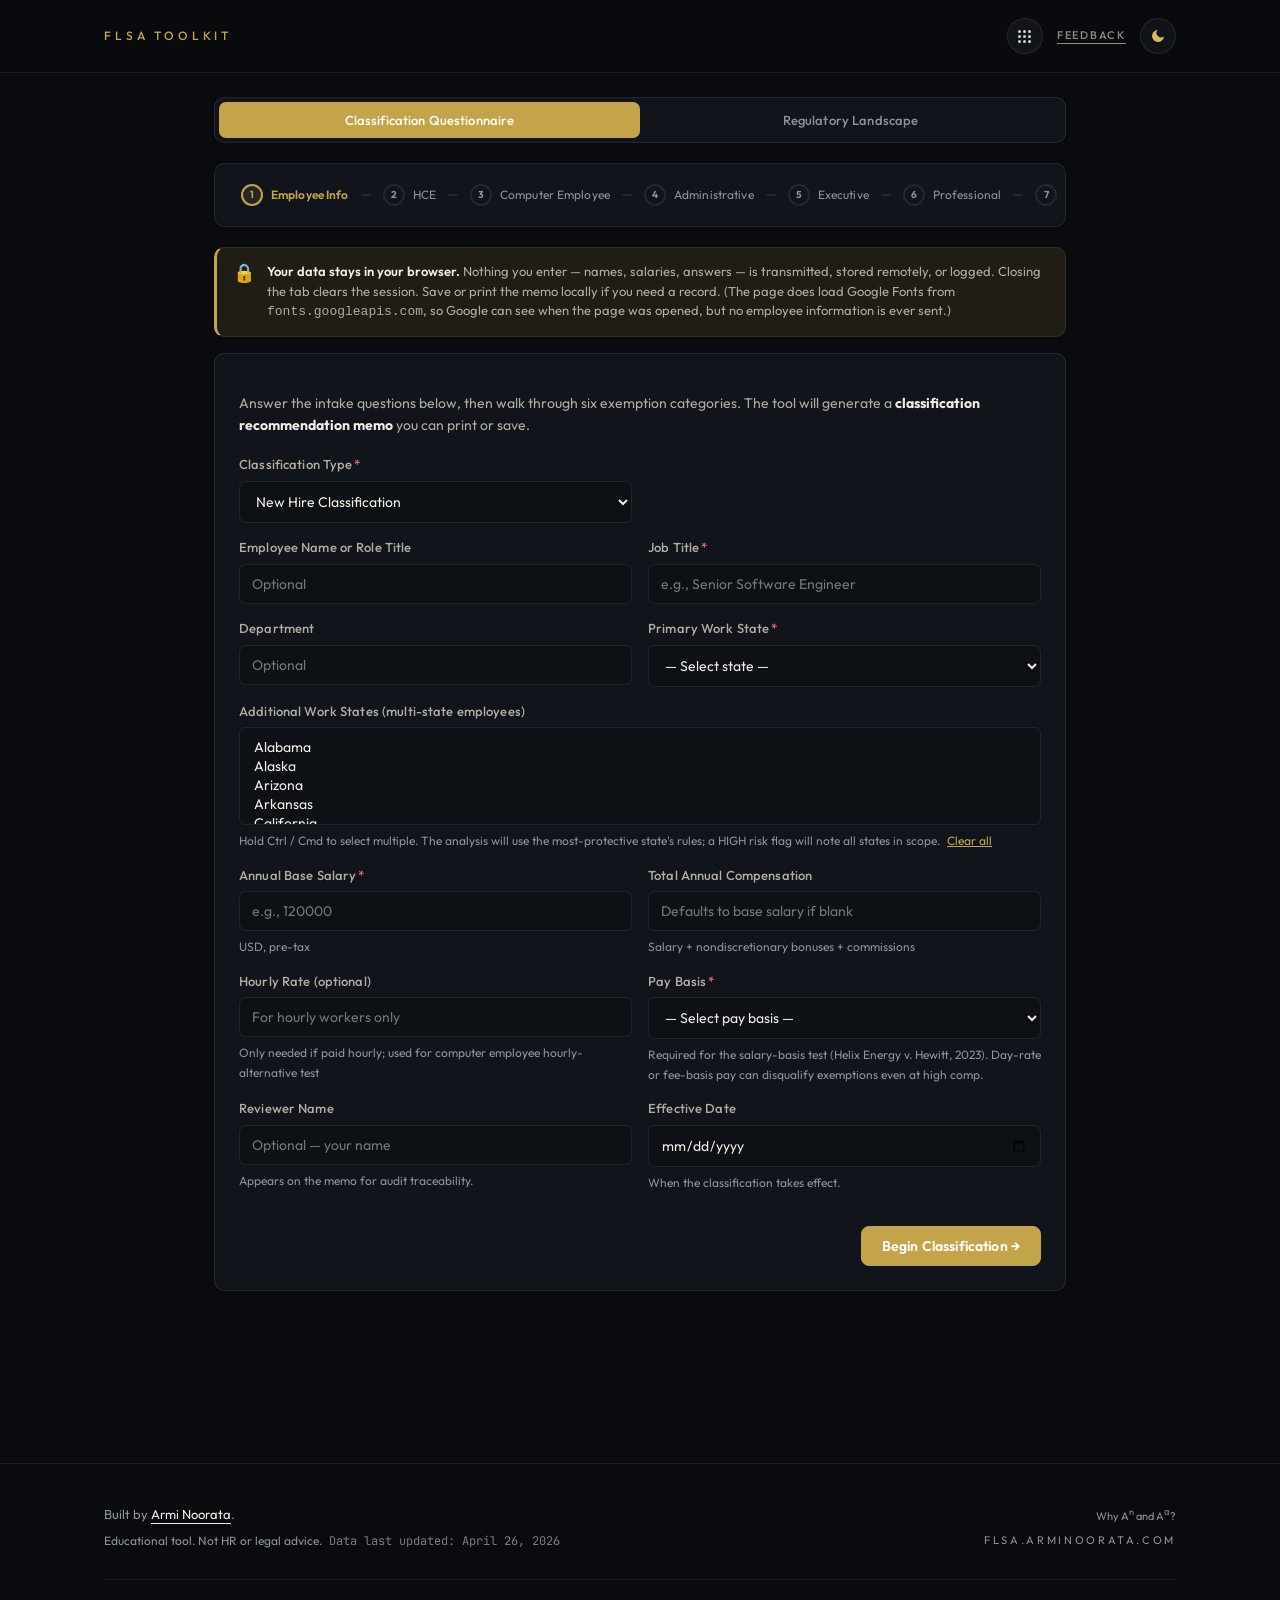
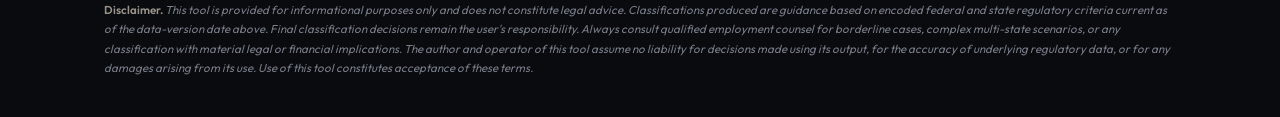
<file: app/index.html>
<!DOCTYPE html>
<html lang="en" data-theme="dark">
<head>
  <meta charset="UTF-8" />
  <meta name="viewport" content="width=device-width, initial-scale=1.0" />
  <title>FLSA Exemption Classification Tool</title>
  <meta name="description" content="Federal and state FLSA exemption classification for US employees. Internal HR tool." />
  <link rel="icon" href="icon.svg" type="image/svg+xml" />
  <link rel="preconnect" href="https://fonts.googleapis.com" />
  <link rel="preconnect" href="https://fonts.gstatic.com" crossorigin />
  <link href="https://fonts.googleapis.com/css2?family=Outfit:wght@400;500;600;700&family=JetBrains+Mono:wght@400;500&display=swap" rel="stylesheet" />
  <link rel="stylesheet" href="css/base.css" />
  <link rel="stylesheet" href="css/components.css" />
  <link rel="stylesheet" href="css/memo.css" />
  <script>
    /* Theme bootstrap: matches arminoorata.com pattern. Default dark. */
    (function(){try{var s=localStorage.getItem('flsa-theme');var t=s||'dark';document.documentElement.setAttribute('data-theme',t);}catch(e){}})();
  </script>
</head>
<body>
  <header class="app-header no-print">
    <div class="app-header-inner">
      <a href="/" class="app-title">FLSA Toolkit</a>
      <div class="header-right">
        <div id="nav-menu" class="menu-cluster">
          <nav class="menu-links" aria-label="Primary">
            <a href="https://arminoorata.com">Home</a>
            <a href="https://arminoorata.com/about">About</a>
            <a href="https://arminoorata.com/frameworks">Frameworks</a>
            <a href="https://arminoorata.com/tools">Tools</a>
            <a href="https://www.arminoorata.com/tools/feedback?tool=flsa-classification-tool">Feedback</a>
            <a href="https://arminoorata.com/connect">Connect</a>
          </nav>
          <button id="nav-menu-toggle" type="button" class="dot-button" aria-label="Open navigation" aria-expanded="false">
            <span class="dot-grid" aria-hidden="true">
              <span></span><span></span><span></span>
              <span></span><span></span><span></span>
              <span></span><span></span><span></span>
            </span>
          </button>
        </div>
        <a class="header-feedback-link" href="https://www.arminoorata.com/tools/feedback?tool=flsa-classification-tool">
          Feedback
        </a>
        <button id="theme-toggle" class="theme-toggle" aria-label="Toggle theme">
          <svg class="theme-icon-sun" viewBox="0 0 24 24" width="16" height="16" fill="none" stroke="currentColor" stroke-width="2" stroke-linecap="round" stroke-linejoin="round" aria-hidden="true">
            <circle cx="12" cy="12" r="4"/><path d="M12 2v2M12 20v2M4.93 4.93l1.41 1.41M17.66 17.66l1.41 1.41M2 12h2M20 12h2M4.93 19.07l1.41-1.41M17.66 6.34l1.41-1.41"/>
          </svg>
          <svg class="theme-icon-moon" viewBox="0 0 24 24" width="16" height="16" fill="currentColor" aria-hidden="true">
            <path d="M21 12.79A9 9 0 1 1 11.21 3 7 7 0 0 0 21 12.79z"/>
          </svg>
        </button>
      </div>
    </div>
  </header>

  <main class="app-main">
    <nav class="tab-bar no-print" role="tablist">
      <button class="tab active" data-tab="classify" role="tab" aria-selected="true">Classification Questionnaire</button>
      <button class="tab" data-tab="regulatory" role="tab" aria-selected="false">Regulatory Landscape</button>
    </nav>

    <section id="tab-classify" class="tab-panel">
      <div class="progress-bar no-print" id="progress-bar"></div>
      <div id="content"></div>
    </section>

    <section id="tab-regulatory" class="tab-panel hidden">
      <div id="regulatory-content"></div>
    </section>
  </main>

  <footer class="app-footer no-print">
    <div class="app-footer-inner">
      <div class="footer-bar">
        <div class="footer-meta">
          <p>Built by <a href="https://arminoorata.com" target="_blank" rel="noopener">Armi Noorata</a>.</p>
          <p class="footer-version">Educational tool. Not HR or legal advice. <span class="mono" id="version-label"></span></p>
        </div>
        <div class="footer-end">
          <a class="footer-mark-link" href="https://arminoorata.com/mark" aria-label="Why A to the n and A to the alpha?">
            Why A<sup>n</sup> and A<sup>α</sup>?
          </a>
          <p class="footer-domain">flsa.arminoorata.com</p>
        </div>
      </div>
      <p class="footer-disclaimer">
        <strong>Disclaimer.</strong> This tool is provided for informational purposes only and does not constitute legal advice. Classifications produced are guidance based on encoded federal and state regulatory criteria current as of the data-version date above. Final classification decisions remain the user's responsibility. Always consult qualified employment counsel for borderline cases, complex multi-state scenarios, or any classification with material legal or financial implications. The author and operator of this tool assume no liability for decisions made using its output, for the accuracy of underlying regulatory data, or for any damages arising from its use. Use of this tool constitutes acceptance of these terms.
      </p>
    </div>
  </footer>

  <!-- Data layer (order matters: no modules, plain globals) -->
  <script src="data/constants.js"></script>
  <script src="data/thresholds.js"></script>
  <script src="data/states.js"></script>
  <script src="data/regulatory.js"></script>
  <script src="data/questions.js"></script>

  <!-- Logic -->
  <script src="js/evaluator.js"></script>
  <script src="js/memo.js"></script>
  <script src="js/engine.js"></script>
  <script src="js/ui.js"></script>
  <script src="js/app.js"></script>
</body>
</html>
</file>
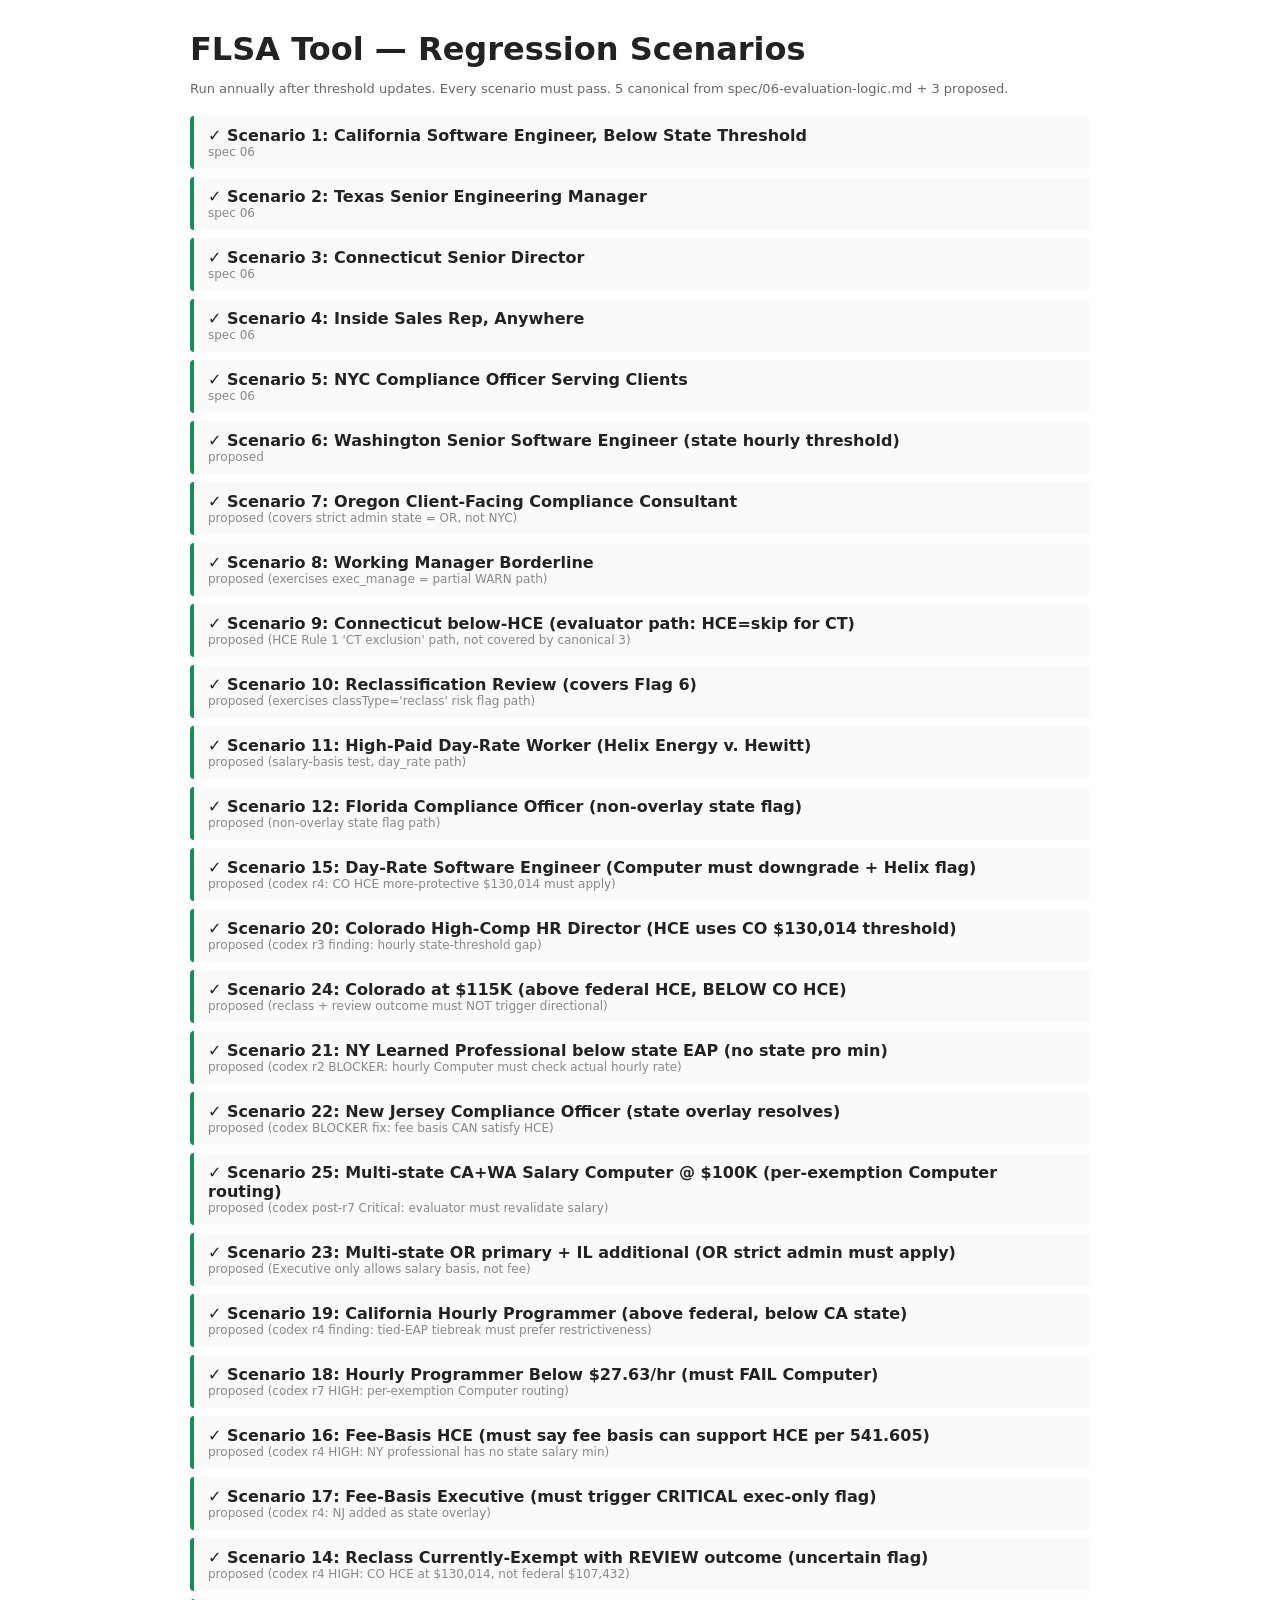
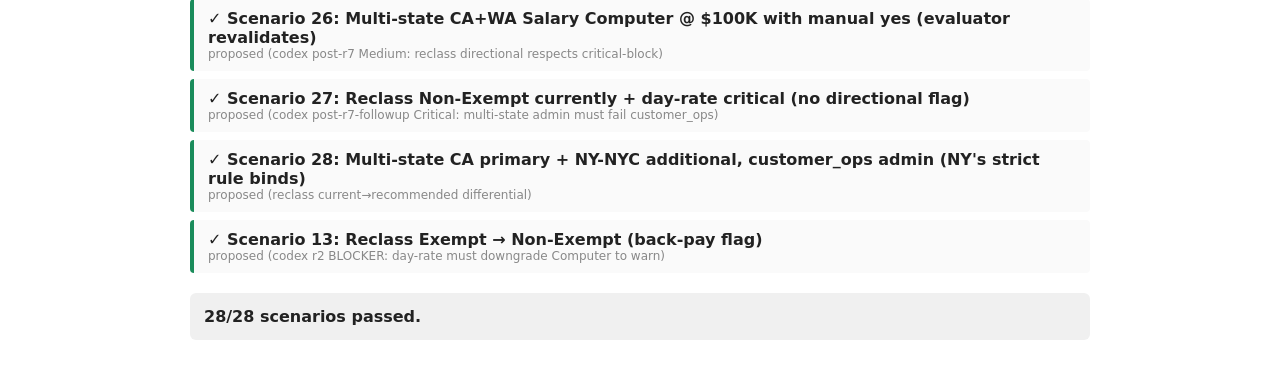
<file: tests/scenarios.html>
<!DOCTYPE html>
<html lang="en">
<head>
  <meta charset="UTF-8" />
  <title>FLSA Tool — Regression Scenarios</title>
  <style>
    body { font-family: system-ui, sans-serif; max-width: 900px; margin: 30px auto; padding: 0 20px; color: #222; }
    h1 { margin-bottom: 8px; }
    .meta { color: #666; font-size: 13px; margin-bottom: 20px; }
    .result { border-left: 4px solid; padding: 10px 14px; margin-bottom: 8px; background: #fafafa; border-radius: 4px; }
    .pass { border-color: #1a8c5b; }
    .fail { border-color: #c73a3a; background: #fff3f3; }
    .failures { color: #c73a3a; font-size: 13px; margin-top: 6px; white-space: pre-wrap; font-family: ui-monospace, monospace; }
    .summary { margin-top: 20px; padding: 14px; background: #f0f0f0; border-radius: 6px; font-weight: 600; }
    .source { font-size: 12px; color: #888; }
  </style>
</head>
<body>
  <h1>FLSA Tool — Regression Scenarios</h1>
  <p class="meta">Run annually after threshold updates. Every scenario must pass.
    5 canonical from spec/06-evaluation-logic.md + 3 proposed.</p>

  <div id="results"></div>
  <div id="summary" class="summary"></div>

  <script src="../app/data/constants.js"></script>
  <script src="../app/data/thresholds.js"></script>
  <script src="../app/data/states.js"></script>
  <script src="../app/data/regulatory.js"></script>
  <script src="../app/data/questions.js"></script>
  <script src="../app/js/evaluator.js"></script>
  <script src="scenarios.js"></script>
  <script>
    const results = runAllScenarios();
    let passed = 0;
    const container = document.getElementById("results");
    for (const r of results) {
      const div = document.createElement("div");
      div.className = "result " + (r.pass ? "pass" : "fail");
      const icon = r.pass ? "✓" : "✗";
      div.innerHTML = `<strong>${icon} Scenario ${r.id}: ${r.name}</strong>
        <div class="source">${SCENARIOS[r.id - 1].source}</div>
        ${r.failures.length ? `<div class="failures">${r.failures.map(f => "✗ " + f).join("\n")}</div>` : ""}`;
      container.appendChild(div);
      if (r.pass) passed++;
    }
    document.getElementById("summary").textContent = `${passed}/${results.length} scenarios passed.`;
  </script>
</body>
</html>
</file>
<file: app/css/base.css>
/* Base layer: Gilt palette (dark/light) + Outfit typography + layout.
   Matches arminoorata.com treatment. Status colors for PASS/FAIL/BORDERLINE/SKIP
   added below the theme palette since they're semantic and not part of the
   brand palette. */

html[data-theme="dark"] {
  --bg: #090b0f;
  --bg-alt: #0d1015;
  --surface: #11151b;
  --surface-alt: #151a21;
  --surface-soft: rgba(255, 255, 255, 0.018);
  --text: #f1ece3;
  --text-secondary: #b2aba0;
  --text-muted: #8b919d;
  --line: rgba(255, 255, 255, 0.08);
  --border: rgba(255, 255, 255, 0.12);
  --border-focus: #c4a44a;
  --accent: #c4a44a;
  --accent-strong: #d6b85f;
  --accent-soft: rgba(196, 164, 74, 0.14);
  --accent-light: rgba(196, 164, 74, 0.12);
  --button-fill: rgba(17, 21, 27, 0.95);
  --button-fill-strong: rgba(39, 33, 15, 0.82);
  --shadow-soft: 0 18px 48px rgba(0, 0, 0, 0.2);
  --shadow-sm: 0 1px 3px rgba(0, 0, 0, 0.25);
  --shadow-md: 0 4px 12px rgba(0, 0, 0, 0.35);

  /* Status semantic colors (dark-optimized) */
  --green: #4ad07c;
  --green-bg: rgba(74, 208, 124, 0.1);
  --green-border: rgba(74, 208, 124, 0.3);
  --red: #ef6b6b;
  --red-bg: rgba(239, 107, 107, 0.1);
  --red-border: rgba(239, 107, 107, 0.3);
  --amber: #e0a73a;
  --amber-bg: rgba(224, 167, 58, 0.1);
  --amber-border: rgba(224, 167, 58, 0.35);
  --skip: #8b919d;
  --skip-bg: rgba(139, 145, 157, 0.08);
  --skip-border: rgba(139, 145, 157, 0.25);
}

html[data-theme="light"] {
  --bg: #f3efe7;
  --bg-alt: #ede8dd;
  --surface: #f7f3eb;
  --surface-alt: #efe9dd;
  --surface-soft: rgba(17, 21, 27, 0.022);
  --text: #15181d;
  --text-secondary: #4a4439;
  --text-muted: #666056;
  --line: rgba(21, 24, 29, 0.1);
  --border: rgba(21, 24, 29, 0.14);
  --border-focus: #9b7b24;
  --accent: #9b7b24;
  --accent-strong: #b8902f;
  --accent-soft: rgba(155, 123, 36, 0.14);
  --accent-light: rgba(155, 123, 36, 0.1);
  --button-fill: rgba(247, 243, 235, 0.96);
  --button-fill-strong: rgba(224, 205, 155, 0.52);
  --shadow-soft: 0 18px 48px rgba(21, 24, 29, 0.1);
  --shadow-sm: 0 1px 3px rgba(21, 24, 29, 0.08);
  --shadow-md: 0 4px 12px rgba(21, 24, 29, 0.1);

  --green: #1a8c5b;
  --green-bg: #e6f5ee;
  --green-border: #a7d9bf;
  --red: #c73a3a;
  --red-bg: #fce8e8;
  --red-border: #e6a5a5;
  --amber: #b07c10;
  --amber-bg: #fef5e0;
  --amber-border: #e6c97a;
  --skip: #666056;
  --skip-bg: #ece7db;
  --skip-border: #d3ccbf;
}

* {
  box-sizing: border-box;
}

html {
  font-optical-sizing: auto;
  scroll-padding-top: 80px;
}

body {
  margin: 0;
  background: var(--bg);
  color: var(--text);
  font-family: "Outfit", system-ui, -apple-system, sans-serif;
  font-size: 16px;
  line-height: 1.6;
  min-height: 100vh;
}

@media (prefers-reduced-motion: no-preference) {
  body {
    transition:
      background-color 320ms cubic-bezier(0.22, 1, 0.36, 1),
      color 320ms cubic-bezier(0.22, 1, 0.36, 1);
  }
}

.mono {
  font-family: "JetBrains Mono", ui-monospace, SFMono-Regular, Menlo, monospace;
}

.hidden { display: none !important; }

h1, h2, h3, h4 { margin: 0; font-weight: 600; }

button {
  font-family: inherit;
  cursor: pointer;
}

input, select, textarea {
  font-family: inherit;
  font-size: 14px;
  color: var(--text);
}

/* ── App header ────────────────────────────────────────────── */

.app-header {
  position: sticky;
  top: 0;
  z-index: 10;
  background: color-mix(in srgb, var(--bg) 88%, transparent);
  backdrop-filter: blur(8px);
  -webkit-backdrop-filter: blur(8px);
  border-bottom: 1px solid var(--line);
}

.app-header-inner {
  max-width: 1152px;
  margin: 0 auto;
  padding: 18px 40px;
  display: flex;
  align-items: center;
  justify-content: space-between;
  gap: 16px;
}

/* Eyebrow brand — matches fair.arminoorata.com / signs.arminoorata.com.
   Tight uppercase tracking in accent color, minimal weight. */
.app-title {
  display: inline-block;
  font-size: 12px;
  font-weight: 500;
  letter-spacing: 0.32em;
  text-transform: uppercase;
  color: var(--accent);
  text-decoration: none;
}

.app-title:hover { color: var(--accent-strong); }

.header-right {
  display: flex;
  align-items: center;
  gap: 14px;
}

.header-feedback-link {
  display: inline-flex;
  color: var(--text-secondary);
  font-size: 11px;
  font-weight: 500;
  letter-spacing: 0.16em;
  text-transform: uppercase;
  text-decoration: underline;
  text-underline-offset: 4px;
  opacity: 0.8;
}

.header-feedback-link:hover {
  opacity: 1;
}

@media (max-width: 640px) {
  .header-feedback-link {
    display: none;
  }
}

.theme-toggle {
  position: relative;
  width: 36px;
  height: 36px;
  border-radius: 50%;
  border: 1px solid var(--line);
  background: color-mix(in srgb, var(--surface) 95%, transparent);
  color: var(--accent-strong);
  display: inline-flex;
  align-items: center;
  justify-content: center;
  cursor: pointer;
}

.theme-toggle:hover {
  border-color: color-mix(in srgb, var(--accent) 40%, transparent);
}

.theme-toggle:focus-visible {
  outline: 2px solid var(--accent);
  outline-offset: 2px;
}

.theme-icon-sun, .theme-icon-moon {
  position: absolute;
  opacity: 0;
  transform: rotate(-35deg) scale(0.75);
}

@media (prefers-reduced-motion: no-preference) {
  .theme-icon-sun, .theme-icon-moon {
    transition: opacity 320ms cubic-bezier(0.22, 1, 0.36, 1), transform 320ms cubic-bezier(0.22, 1, 0.36, 1);
  }
}

html[data-theme="dark"] .theme-icon-moon {
  opacity: 1;
  transform: rotate(0) scale(1);
}

html[data-theme="light"] .theme-icon-sun {
  opacity: 1;
  transform: rotate(0) scale(1);
}

/* ── 9-dot nav menu (ported from arminoorata.com pattern) ──── */

.menu-cluster {
  position: relative;
  display: flex;
  align-items: center;
  gap: 10px;
}

.dot-button {
  width: 36px;
  height: 36px;
  border-radius: 50%;
  border: 1px solid var(--line);
  background: var(--surface);
  color: var(--text);
  display: inline-flex;
  align-items: center;
  justify-content: center;
  cursor: pointer;
}

.dot-button:hover { border-color: var(--accent); }

.dot-button:focus-visible {
  outline: 2px solid var(--accent);
  outline-offset: 2px;
}

.dot-grid {
  width: 13px;
  height: 13px;
  display: grid;
  grid-template-columns: repeat(3, 1fr);
  gap: 2px;
}

.dot-grid span {
  width: 100%;
  height: 100%;
  border-radius: 999px;
  background: currentColor;
  opacity: 0.88;
}

.menu-links {
  position: absolute;
  right: 44px;
  display: flex;
  align-items: center;
  gap: 28px;
  padding: 10px 20px;
  border: 1px solid var(--line);
  border-radius: 999px;
  background: color-mix(in srgb, var(--surface) 96%, transparent);
  opacity: 0;
  pointer-events: none;
  transform: translateX(10px);
  white-space: nowrap;
  z-index: 20;
}

.menu-links a {
  position: relative;
  color: var(--text-muted);
  font-size: 0.76rem;
  font-weight: 500;
  letter-spacing: 0.04em;
  text-decoration: none;
  transform: translateX(8px);
  opacity: 0;
  padding-bottom: 3px;
}

.menu-links a::after {
  content: "";
  position: absolute;
  bottom: 0;
  left: 50%;
  right: 50%;
  height: 1px;
  background: var(--accent);
}

@media (prefers-reduced-motion: no-preference) {
  .menu-links a::after {
    transition: left 320ms cubic-bezier(0.22, 1, 0.36, 1), right 320ms cubic-bezier(0.22, 1, 0.36, 1);
  }
}

.menu-links a:hover, .menu-links a:focus-visible {
  color: var(--text);
  outline: none;
}

.menu-links a:hover::after, .menu-links a:focus-visible::after {
  left: 0;
  right: 0;
}

.menu-cluster.open .menu-links {
  opacity: 1;
  pointer-events: auto;
  transform: translateX(0);
}

.menu-cluster.open .menu-links a {
  transform: translateX(0);
  opacity: 1;
}

.menu-cluster.open .menu-links a:nth-child(1) { transition-delay: 40ms; }
.menu-cluster.open .menu-links a:nth-child(2) { transition-delay: 90ms; }
.menu-cluster.open .menu-links a:nth-child(3) { transition-delay: 140ms; }
.menu-cluster.open .menu-links a:nth-child(4) { transition-delay: 190ms; }
.menu-cluster.open .menu-links a:nth-child(5) { transition-delay: 240ms; }

@media (prefers-reduced-motion: no-preference) {
  .menu-links {
    transition: opacity 320ms cubic-bezier(0.22, 1, 0.36, 1), transform 320ms cubic-bezier(0.22, 1, 0.36, 1);
  }
  .menu-links a {
    transition: opacity 240ms ease, transform 240ms ease, color 320ms cubic-bezier(0.22, 1, 0.36, 1);
  }
}

@media (max-width: 760px) {
  .menu-links {
    right: 0;
    top: calc(100% + 10px);
    flex-direction: column;
    align-items: flex-start;
    width: 200px;
    padding: 16px 18px;
    gap: 14px;
    border-radius: 14px;
  }
  .menu-links a::after {
    left: 0;
    right: auto;
    width: 0;
  }
  @media (prefers-reduced-motion: no-preference) {
    .menu-links a::after {
      transition: width 320ms cubic-bezier(0.22, 1, 0.36, 1);
    }
  }
  .menu-links a:hover::after, .menu-links a:focus-visible::after {
    right: auto;
    width: 100%;
  }
}

/* ── Main container ─────────────────────────────────────────── */

.app-main {
  max-width: 900px;
  margin: 0 auto;
  padding: 24px 24px 60px;
}

/* ── App footer (mirrors fair/signs sibling pattern) ────────── */

.app-footer {
  margin-top: 96px;
  border-top: 1px solid var(--line);
}

.app-footer-inner {
  max-width: 1152px;
  margin: 0 auto;
  padding: 40px 40px 40px;
  color: var(--text-muted);
  font-size: 14px;
}

/* Top strip: attribution on the left, domain badge on the right —
   matches signs.arminoorata.com / fair.arminoorata.com exactly. */
.footer-bar {
  display: flex;
  flex-direction: column;
  gap: 14px;
}

@media (min-width: 768px) {
  .footer-bar {
    flex-direction: row;
    align-items: center;
    justify-content: space-between;
    gap: 24px;
  }
}

/* FLSA-only addition: a longer liability disclaimer below the bar.
   Sibling tools have shorter disclaimers because they are educational
   diagnostics; FLSA classifies real employees, so the disclaimer is
   broader. Visually de-emphasised so the chrome still feels sibling-like. */
.footer-disclaimer {
  margin: 28px 0 0;
  padding-top: 20px;
  border-top: 1px solid var(--line);
  font-size: 11.5px;
  line-height: 1.7;
  color: var(--text-muted);
  font-style: italic;
  opacity: 0.85;
}

.footer-disclaimer strong {
  color: var(--text-secondary);
  font-style: normal;
  font-weight: 600;
}

.footer-meta {
  margin: 0;
  font-size: 13px;
  color: var(--text-muted);
}

.footer-meta p { margin: 0; }

.footer-meta a {
  color: var(--text);
  text-decoration: underline;
  text-underline-offset: 4px;
}

.footer-meta a:hover { color: var(--accent); }

.footer-version {
  margin-top: 6px !important;
  font-size: 12px;
}

.footer-version .mono {
  margin-left: 4px;
  opacity: 0.85;
}

.footer-domain {
  margin: 0;
  font-size: 11px;
  text-transform: uppercase;
  letter-spacing: 0.24em;
  color: var(--text-muted);
}

/* Right-side container holds the cross-site brand-explanation link
   above the domain badge. Stacks at the start of the cross axis on
   mobile; right-aligned on desktop to mirror the bar layout. */
.footer-end {
  display: flex;
  flex-direction: column;
  gap: 6px;
  align-items: flex-start;
}

@media (min-width: 768px) {
  .footer-end { align-items: flex-end; }
}

.footer-mark-link {
  font-size: 11px;
  color: var(--text-muted);
  text-decoration: none;
  transition: color 200ms ease;
}

.footer-mark-link:hover { color: var(--accent); }

@media (max-width: 640px) {
  .app-header-inner {
    padding: 12px 16px;
  }
  .app-main { padding: 16px 16px 40px; }
  .app-footer-inner { padding: 32px 16px; }
}

/* ── Print stylesheet ───────────────────────────────────────── */

@media print {
  html, body {
    background: #fff !important;
    color: #000 !important;
  }
  .no-print, .app-header, .tab-bar, .progress-bar, .btn-row { display: none !important; }
  .app-main { max-width: none; padding: 0; }
  .tab-panel.hidden { display: none !important; }
}
</file>
<file: app/css/components.css>
/* Components: tabs, cards, buttons, option buttons, form fields, badges,
   progress bar, collapsibles. */

/* ── Tab bar ───────────────────────────────────────────────── */

.tab-bar {
  display: flex;
  gap: 0;
  padding: 4px;
  border: 1px solid var(--line);
  border-radius: 10px;
  background: var(--surface);
  box-shadow: var(--shadow-sm);
  margin-bottom: 20px;
}

.tab {
  flex: 1;
  padding: 10px 16px;
  font-size: 13px;
  font-weight: 500;
  background: transparent;
  border: none;
  color: var(--text-muted);
  border-radius: 7px;
  letter-spacing: 0.01em;
  transition: background 160ms, color 160ms;
}

.tab:hover { color: var(--text); background: color-mix(in srgb, var(--accent-soft) 60%, transparent); }
.tab.active {
  background: var(--accent);
  color: #fff;
}

html[data-theme="light"] .tab.active { color: #fff; }

/* ── Progress bar ──────────────────────────────────────────── */

.progress-bar {
  display: flex;
  align-items: center;
  gap: 6px;
  padding: 16px 20px;
  border: 1px solid var(--line);
  border-radius: 10px;
  background: var(--surface);
  margin-bottom: 20px;
  overflow-x: auto;
  box-shadow: var(--shadow-sm);
}

.progress-step {
  display: inline-flex;
  align-items: center;
  gap: 8px;
  flex-shrink: 0;
  background: transparent;
  border: none;
  padding: 4px 6px;
  border-radius: 6px;
  font-family: inherit;
  color: inherit;
  text-align: left;
}

.progress-step.clickable {
  cursor: pointer;
  transition: background 160ms;
}

.progress-step.clickable:hover {
  background: var(--accent-light);
}

.progress-step.clickable:hover .progress-dot {
  border-color: var(--accent);
  color: var(--accent);
}

.progress-step.clickable:hover .progress-label {
  color: var(--accent);
}

.progress-step.clickable:focus-visible {
  outline: 2px solid var(--accent);
  outline-offset: 2px;
}

.progress-dot {
  width: 22px;
  height: 22px;
  border-radius: 50%;
  border: 2px solid var(--line);
  display: inline-flex;
  align-items: center;
  justify-content: center;
  font-size: 10px;
  font-weight: 700;
  color: var(--text-muted);
  background: var(--surface);
}

.progress-label {
  font-size: 12px;
  color: var(--text-muted);
  letter-spacing: 0.01em;
}

.progress-step.done .progress-dot {
  border-color: var(--green);
  color: var(--green);
}

.progress-step.done .progress-label { color: var(--green); }

.progress-step.active .progress-dot {
  border-color: var(--accent);
  background: var(--accent-light);
  color: var(--accent);
}

.progress-step.active .progress-label { color: var(--accent); font-weight: 600; }

.progress-connector {
  flex: 1;
  min-width: 10px;
  height: 2px;
  background: var(--line);
  border-radius: 1px;
}

.progress-connector.done { background: var(--green); }

@media (max-width: 640px) {
  .progress-label { display: none; }
  .progress-connector { min-width: 6px; }
}

/* ── Cards ─────────────────────────────────────────────────── */

.card {
  background: var(--surface);
  border: 1px solid var(--line);
  border-radius: 10px;
  padding: 24px;
  box-shadow: var(--shadow-sm);
  margin-bottom: 16px;
}

@media (prefers-reduced-motion: no-preference) {
  .card.question-card {
    animation: card-fade-in 200ms cubic-bezier(0.22, 1, 0.36, 1);
  }
}

@keyframes card-fade-in {
  from { opacity: 0; transform: translateY(8px); }
  to   { opacity: 1; transform: translateY(0); }
}

/* ── Buttons ───────────────────────────────────────────────── */

.btn {
  display: inline-flex;
  align-items: center;
  justify-content: center;
  gap: 8px;
  min-height: 40px;
  padding: 10px 20px;
  border: 1px solid var(--line);
  border-radius: 8px;
  background: var(--surface-alt);
  color: var(--text);
  font-size: 14px;
  font-weight: 600;
  letter-spacing: 0.01em;
  cursor: pointer;
  transition: background 160ms, border-color 160ms, transform 160ms;
}

.btn:hover { background: var(--accent-light); border-color: var(--accent); }
.btn:focus-visible {
  outline: 2px solid var(--accent);
  outline-offset: 2px;
}
.btn[disabled] { opacity: 0.5; cursor: not-allowed; }

.btn-primary {
  background: var(--accent);
  color: #fff;
  border-color: var(--accent);
}
.btn-primary:hover {
  background: var(--accent-strong);
  border-color: var(--accent-strong);
}

.btn-row {
  display: flex;
  justify-content: space-between;
  gap: 12px;
  margin-top: 20px;
  flex-wrap: wrap;
}

.btn-row-left,
.btn-row-right {
  display: flex;
  gap: 12px;
  flex-wrap: wrap;
}

/* ── Form fields ───────────────────────────────────────────── */

.field-row {
  display: grid;
  grid-template-columns: 1fr 1fr;
  gap: 16px;
}

.field-row.single { grid-template-columns: 1fr; }

@media (max-width: 640px) {
  .field-row { grid-template-columns: 1fr; }
}

.field {
  display: flex;
  flex-direction: column;
  gap: 6px;
  margin-bottom: 14px;
}

.field label {
  font-size: 13px;
  font-weight: 500;
  color: var(--text-secondary);
  letter-spacing: 0.01em;
}

.field label .req { color: var(--red); margin-left: 2px; }

.field input,
.field select {
  width: 100%;
  padding: 10px 12px;
  border: 1px solid var(--line);
  border-radius: 7px;
  background: var(--bg-alt);
  color: var(--text);
  font-size: 14px;
  transition: border-color 160ms, box-shadow 160ms;
}

.field input:focus,
.field select:focus {
  outline: none;
  border-color: var(--border-focus);
  box-shadow: 0 0 0 3px var(--accent-soft);
}

.field .hint {
  font-size: 12px;
  color: var(--text-muted);
}

.field .hint .link-btn {
  background: none;
  border: none;
  color: var(--accent);
  font: inherit;
  padding: 0;
  margin-left: 4px;
  cursor: pointer;
  text-decoration: underline;
}
.field .hint .link-btn:hover {
  color: var(--accent-hover, var(--accent));
}

/* ── Question card ─────────────────────────────────────────── */

.q-badge {
  display: inline-block;
  padding: 3px 10px;
  border-radius: 99px;
  background: var(--accent-soft);
  color: var(--accent);
  font-size: 11px;
  font-weight: 600;
  letter-spacing: 0.06em;
  text-transform: uppercase;
  margin-bottom: 10px;
}

.q-label {
  font-size: 19px;
  font-weight: 600;
  color: var(--text);
  margin-bottom: 10px;
  line-height: 1.35;
  letter-spacing: -0.005em;
}

.q-text {
  font-size: 14px;
  color: var(--text-secondary);
  line-height: 1.6;
  white-space: pre-wrap;
  margin-bottom: 14px;
}

.q-help {
  font-size: 13px;
  color: var(--text-muted);
  line-height: 1.55;
  white-space: pre-wrap;
  padding: 12px 14px;
  background: var(--surface-alt);
  border-left: 3px solid var(--line);
  border-radius: 6px;
  margin-bottom: 14px;
}

.q-why {
  margin-bottom: 14px;
}

.q-why-toggle {
  background: transparent;
  border: none;
  padding: 0;
  color: var(--accent);
  font-size: 13px;
  font-weight: 500;
  cursor: pointer;
  display: inline-flex;
  align-items: center;
  gap: 4px;
}

.q-why-toggle:focus-visible {
  outline: 2px solid var(--accent);
  outline-offset: 2px;
  border-radius: 4px;
}

.q-why-toggle .arrow {
  display: inline-block;
  transition: transform 200ms;
}
.q-why-toggle[aria-expanded="true"] .arrow { transform: rotate(90deg); }

.q-why-body {
  margin-top: 8px;
  padding: 12px 14px;
  background: var(--accent-light);
  border-left: 3px solid var(--accent);
  border-radius: 6px;
  font-size: 13px;
  color: var(--text-secondary);
  line-height: 1.6;
}

.auto-banner {
  padding: 8px 12px;
  background: var(--accent-light);
  border: 1px dashed var(--accent);
  border-radius: 6px;
  font-size: 12px;
  color: var(--text-secondary);
  margin-bottom: 14px;
}

/* ── Option buttons ────────────────────────────────────────── */

.options {
  display: flex;
  flex-direction: column;
  gap: 8px;
}

.option-btn {
  display: flex;
  align-items: flex-start;
  gap: 12px;
  width: 100%;
  padding: 12px 16px;
  border: 1px solid var(--line);
  border-radius: 7px;
  background: var(--bg-alt);
  color: var(--text);
  text-align: left;
  font-size: 14px;
  line-height: 1.5;
  cursor: pointer;
  transition: border-color 160ms, background 160ms;
}

.option-btn:hover {
  border-color: var(--accent);
  background: var(--accent-light);
}

.option-btn:focus-visible {
  outline: 2px solid var(--accent);
  outline-offset: 2px;
}

.option-btn .radio {
  flex-shrink: 0;
  width: 18px;
  height: 18px;
  border-radius: 50%;
  border: 2px solid var(--line);
  margin-top: 2px;
  display: inline-flex;
  align-items: center;
  justify-content: center;
}

.option-btn.selected {
  border-color: var(--accent);
  background: var(--accent-light);
}
.option-btn.selected .radio {
  border-color: var(--accent);
  background: var(--accent);
}
.option-btn.selected .radio::after {
  content: "";
  display: block;
  width: 6px;
  height: 6px;
  border-radius: 50%;
  background: #fff;
}

.option-btn .shortcut {
  font-size: 10px;
  color: var(--text-muted);
  padding: 2px 6px;
  border: 1px solid var(--line);
  border-radius: 4px;
  margin-left: auto;
  flex-shrink: 0;
  font-family: "JetBrains Mono", monospace;
  white-space: nowrap;
}

/* ── Intake form helper text ───────────────────────────────── */

.intake-intro {
  font-size: 14px;
  color: var(--text-secondary);
  line-height: 1.6;
  margin-bottom: 18px;
}

.intake-intro strong { color: var(--text); }

/* ── Privacy banner (intake screen) ────────────────────────── */

.privacy-banner {
  display: flex;
  gap: 12px;
  align-items: flex-start;
  padding: 14px 16px;
  background: var(--accent-light);
  border: 1px solid var(--accent-soft);
  border-left: 3px solid var(--accent);
  margin-bottom: 16px;
}

.privacy-icon {
  flex-shrink: 0;
  font-size: 18px;
  line-height: 1.2;
}

.privacy-text {
  font-size: 13px;
  color: var(--text-secondary);
  line-height: 1.5;
}

.privacy-text strong {
  color: var(--text);
  font-weight: 600;
}
</file>
<file: app/css/memo.css>
/* Memo + Regulatory tab styles. Memo is designed to also print cleanly. */

/* ── Memo container ────────────────────────────────────────── */

.memo {
  background: var(--surface);
  border: 1px solid var(--line);
  border-radius: 10px;
  padding: 40px;
  box-shadow: var(--shadow-md);
}

@media (max-width: 640px) {
  .memo { padding: 24px 20px; }
}

.memo-header {
  text-align: center;
  padding-bottom: 20px;
  border-bottom: 1px solid var(--line);
  margin-bottom: 28px;
}

.memo-title {
  font-size: 20px;
  font-weight: 700;
  color: var(--text);
  margin-bottom: 6px;
  letter-spacing: -0.01em;
}

.memo-subtitle {
  font-size: 14px;
  font-weight: 400;
  color: var(--text-secondary);
  margin-bottom: 8px;
}

.memo-meta {
  font-size: 11px;
  color: var(--text-muted);
  font-family: "JetBrains Mono", monospace;
}

.memo-section {
  margin-bottom: 28px;
}

.memo-section-heading {
  font-size: 11px;
  font-weight: 600;
  letter-spacing: 0.12em;
  color: var(--text-muted);
  padding-bottom: 8px;
  border-bottom: 1px solid var(--line);
  margin-bottom: 14px;
}

/* Employee info table */
.info-row {
  display: grid;
  grid-template-columns: 240px 1fr;
  gap: 16px;
  padding: 8px 0;
  border-bottom: 1px dashed var(--line);
  font-size: 14px;
}

.info-row:last-child { border-bottom: none; }

.info-row .label {
  font-weight: 500;
  color: var(--text-secondary);
}

.info-row .value {
  color: var(--text);
}

@media (max-width: 640px) {
  .info-row {
    grid-template-columns: 1fr;
    gap: 4px;
  }
}

/* Classification recommendation box */
.recommendation-box {
  border: 2px solid var(--accent);
  background: var(--accent-light);
  border-radius: 10px;
  padding: 20px 24px;
  margin-bottom: 8px;
}

.recommendation-heading {
  font-size: 13px;
  font-weight: 600;
  letter-spacing: 0.02em;
  color: var(--accent);
  margin-bottom: 8px;
}

.recommendation-body {
  font-size: 15px;
  color: var(--text);
  line-height: 1.55;
  white-space: pre-wrap;
}

.recommendation-body strong { font-weight: 700; }

/* Exemption analysis blocks */
.exemption-block {
  padding: 14px 16px;
  border-radius: 7px;
  border-left: 3px solid;
  margin-bottom: 10px;
}

.exemption-block.pass {
  background: var(--green-bg);
  border-left-color: var(--green);
}
.exemption-block.fail {
  background: var(--red-bg);
  border-left-color: var(--red);
}
.exemption-block.warn {
  background: var(--amber-bg);
  border-left-color: var(--amber);
}
.exemption-block.skip {
  background: var(--skip-bg);
  border-left-color: var(--skip);
}

.exemption-header {
  font-weight: 700;
  font-size: 15px;
  margin-bottom: 4px;
  display: flex;
  align-items: center;
  gap: 8px;
}
.exemption-block.pass .exemption-header { color: var(--green); }
.exemption-block.fail .exemption-header { color: var(--red); }
.exemption-block.warn .exemption-header { color: var(--amber); }
.exemption-block.skip .exemption-header { color: var(--skip); }

.exemption-summary {
  font-size: 14px;
  color: var(--text);
  line-height: 1.55;
  margin-bottom: 8px;
}

.exemption-details {
  list-style: none;
  padding-left: 18px;
  margin: 0;
  font-size: 13px;
  color: var(--text-secondary);
}

.exemption-details li {
  padding: 2px 0;
  position: relative;
}

.exemption-details li::before {
  content: "•";
  position: absolute;
  left: -14px;
  color: var(--text-muted);
}

/* Overtime rules */
.ot-section {
  margin-bottom: 14px;
  font-size: 14px;
  line-height: 1.6;
  color: var(--text);
}

.ot-section strong { color: var(--text); font-weight: 700; }

/* Confidence indicator (inside the recommendation box) */
.confidence-row {
  margin-top: 14px;
  padding: 10px 12px;
  border-radius: 6px;
  font-size: 12px;
  line-height: 1.5;
  background: var(--surface);
  border: 1px solid var(--line);
}

.confidence-row.confidence-high {
  background: var(--green-bg);
  border-color: var(--green-border);
}
.confidence-row.confidence-medium {
  background: var(--amber-bg);
  border-color: var(--amber-border);
}
.confidence-row.confidence-low {
  background: var(--red-bg);
  border-color: var(--red-border);
}

.confidence-label {
  font-weight: 600;
  color: var(--text-muted);
  margin-right: 6px;
  letter-spacing: 0.08em;
  text-transform: uppercase;
  font-size: 10px;
}

.confidence-value {
  font-weight: 700;
  color: var(--text);
}

.confidence-row.confidence-high .confidence-value { color: var(--green); }
.confidence-row.confidence-medium .confidence-value { color: var(--amber); }
.confidence-row.confidence-low .confidence-value { color: var(--red); }

.confidence-reasons {
  margin: 6px 0 0 0;
  padding-left: 18px;
  font-size: 12px;
  color: var(--text-secondary);
  list-style: disc;
}

.confidence-reasons li { padding: 1px 0; }

/* Risk flag blocks (now with severity tiers) */
.risk-block {
  padding: 12px 14px;
  border-radius: 6px;
  font-size: 13px;
  line-height: 1.55;
  color: var(--text-secondary);
  margin-bottom: 10px;
  border-left: 3px solid var(--amber);
  background: var(--amber-bg);
}

.risk-block.sev-critical {
  background: var(--red-bg);
  border-left-color: var(--red);
}
.risk-block.sev-high {
  background: var(--amber-bg);
  border-left-color: var(--amber);
}
.risk-block.sev-medium {
  background: color-mix(in srgb, var(--amber-bg) 70%, transparent);
  border-left-color: var(--amber);
}
.risk-block.sev-low {
  background: var(--skip-bg);
  border-left-color: var(--skip);
}

.risk-block-header {
  display: flex;
  gap: 10px;
  align-items: baseline;
  margin-bottom: 6px;
  flex-wrap: wrap;
}

.risk-severity {
  font-weight: 700;
  font-size: 10px;
  letter-spacing: 0.1em;
  padding: 2px 8px;
  border-radius: 4px;
  background: rgba(125,125,125,0.18);
  color: var(--text);
}

.risk-severity.sev-critical {
  background: var(--red);
  color: #fff;
}
.risk-severity.sev-high {
  background: var(--amber);
  color: #fff;
}
.risk-severity.sev-medium {
  background: color-mix(in srgb, var(--amber) 22%, transparent);
  color: var(--amber);
}
.risk-severity.sev-low {
  background: color-mix(in srgb, var(--skip) 22%, transparent);
  color: var(--skip);
}

.risk-title {
  font-weight: 700;
  font-size: 13px;
  color: var(--text);
}

.risk-body {
  color: var(--text-secondary);
}

/* Reclassification helper section */
.reclass-section .reclass-block {
  padding: 16px 18px;
  background: var(--accent-light);
  border-left: 3px solid var(--accent);
  border-radius: 6px;
}

.reclass-title {
  font-weight: 700;
  color: var(--text);
  margin-bottom: 10px;
}

.reclass-steps {
  margin: 0;
  padding-left: 22px;
  font-size: 13px;
  color: var(--text-secondary);
  line-height: 1.6;
}

.reclass-steps li { margin-bottom: 6px; }

/* Questionnaire responses (audit trail) */
.answer-group {
  margin-bottom: 16px;
}

.answer-group:last-child { margin-bottom: 0; }

.answer-group-title {
  font-weight: 700;
  font-size: 11px;
  text-transform: uppercase;
  letter-spacing: 0.08em;
  color: var(--accent);
  margin-bottom: 6px;
}

.answer-list {
  list-style: none;
  margin: 0;
  padding: 0;
  font-size: 13px;
}

.answer-list li {
  padding: 8px 0;
  border-bottom: 1px dashed var(--line);
}

.answer-list li:last-child { border-bottom: none; }

.answer-legend {
  font-size: 12px;
  color: var(--text-muted);
  margin: 0 0 12px;
  font-style: italic;
  line-height: 1.5;
}

.answer-legend strong {
  color: var(--text-secondary);
  font-style: normal;
  font-weight: 600;
}

.answer-q {
  color: var(--text-secondary);
  line-height: 1.5;
}

.answer-a {
  color: var(--text);
  padding-left: 16px;
  line-height: 1.5;
  margin-top: 2px;
}

.answer-source {
  display: inline-block;
  font-size: 10px;
  font-weight: 600;
  letter-spacing: 0.06em;
  padding: 1px 6px;
  border-radius: 3px;
  margin-left: 6px;
  vertical-align: 1px;
}

.answer-source.user {
  background: color-mix(in srgb, var(--green) 14%, transparent);
  color: var(--green);
}

.answer-source.auto {
  background: var(--accent-soft);
  color: var(--accent);
}

/* Disclaimer */
.disclaimer {
  padding-top: 20px;
  margin-top: 28px;
  border-top: 1px solid var(--line);
  font-size: 12px;
  font-style: italic;
  color: var(--text-muted);
  line-height: 1.6;
}

.disclaimer.privacy {
  padding-top: 8px;
  margin-top: 6px;
  border-top: none;
  font-style: normal;
}

/* ── Regulatory tab ────────────────────────────────────────── */

.reg-panel {
  background: var(--surface);
  border: 1px solid var(--line);
  border-radius: 10px;
  padding: 22px 24px;
  margin-bottom: 16px;
  box-shadow: var(--shadow-sm);
}

.reg-panel-heading {
  font-size: 16px;
  font-weight: 600;
  color: var(--text);
  margin-bottom: 16px;
  letter-spacing: -0.005em;
}

.reg-item {
  padding: 14px 0;
  border-bottom: 1px solid var(--line);
}

.reg-item:last-child { border-bottom: none; }
.reg-item:first-child { padding-top: 0; }

.reg-item-title {
  font-size: 13px;
  font-weight: 600;
  color: var(--text);
  margin-bottom: 6px;
}

.reg-item-body {
  font-size: 13px;
  color: var(--text-secondary);
  line-height: 1.6;
}

/* Threshold reference table */
.threshold-table {
  width: 100%;
  border-collapse: collapse;
  font-size: 13px;
}

.threshold-table th,
.threshold-table td {
  padding: 10px 12px;
  text-align: left;
  border-bottom: 1px solid var(--line);
}

.threshold-table th {
  font-weight: 600;
  color: var(--text-muted);
  font-size: 11px;
  letter-spacing: 0.08em;
  text-transform: uppercase;
}

.threshold-table td.mono {
  font-family: "JetBrains Mono", monospace;
}

.threshold-table td.notes {
  font-size: 12px;
  color: var(--text-muted);
}

@media (max-width: 640px) {
  .threshold-table th,
  .threshold-table td {
    padding: 8px 6px;
    font-size: 12px;
  }
}

/* ── Print overrides for memo ──────────────────────────────── */

@media print {
  .memo {
    background: #fff !important;
    border: none !important;
    padding: 0 !important;
    box-shadow: none !important;
    color: #000 !important;
  }
  .memo * { color: #000 !important; }
  .memo-header,
  .memo-section-heading,
  .info-row,
  .disclaimer {
    border-color: #999 !important;
  }
  .recommendation-box {
    background: #fff !important;
    border: 1px solid #000 !important;
  }
  .exemption-block.pass { background: #fff !important; border-left: 2px solid #000 !important; }
  .exemption-block.fail { background: #fff !important; border-left: 2px solid #000 !important; }
  .exemption-block.warn { background: #f4f4f4 !important; border-left: 2px solid #000 !important; }
  .exemption-block.skip { background: #fff !important; border-left: 2px solid #666 !important; }
  .risk-block { background: #f4f4f4 !important; border-left: 2px solid #000 !important; }
  .risk-block.sev-critical { background: #f4f4f4 !important; border-left: 3px solid #000 !important; }
  .risk-severity { background: #fff !important; color: #000 !important; border: 1px solid #000 !important; }
  .confidence-row { background: #fff !important; border: 1px solid #000 !important; }
  .reclass-block { background: #fff !important; border-left: 2px solid #000 !important; }
  .answer-list li { border-bottom-color: #999 !important; }
  .exemption-header { color: #000 !important; }
}
</file>
